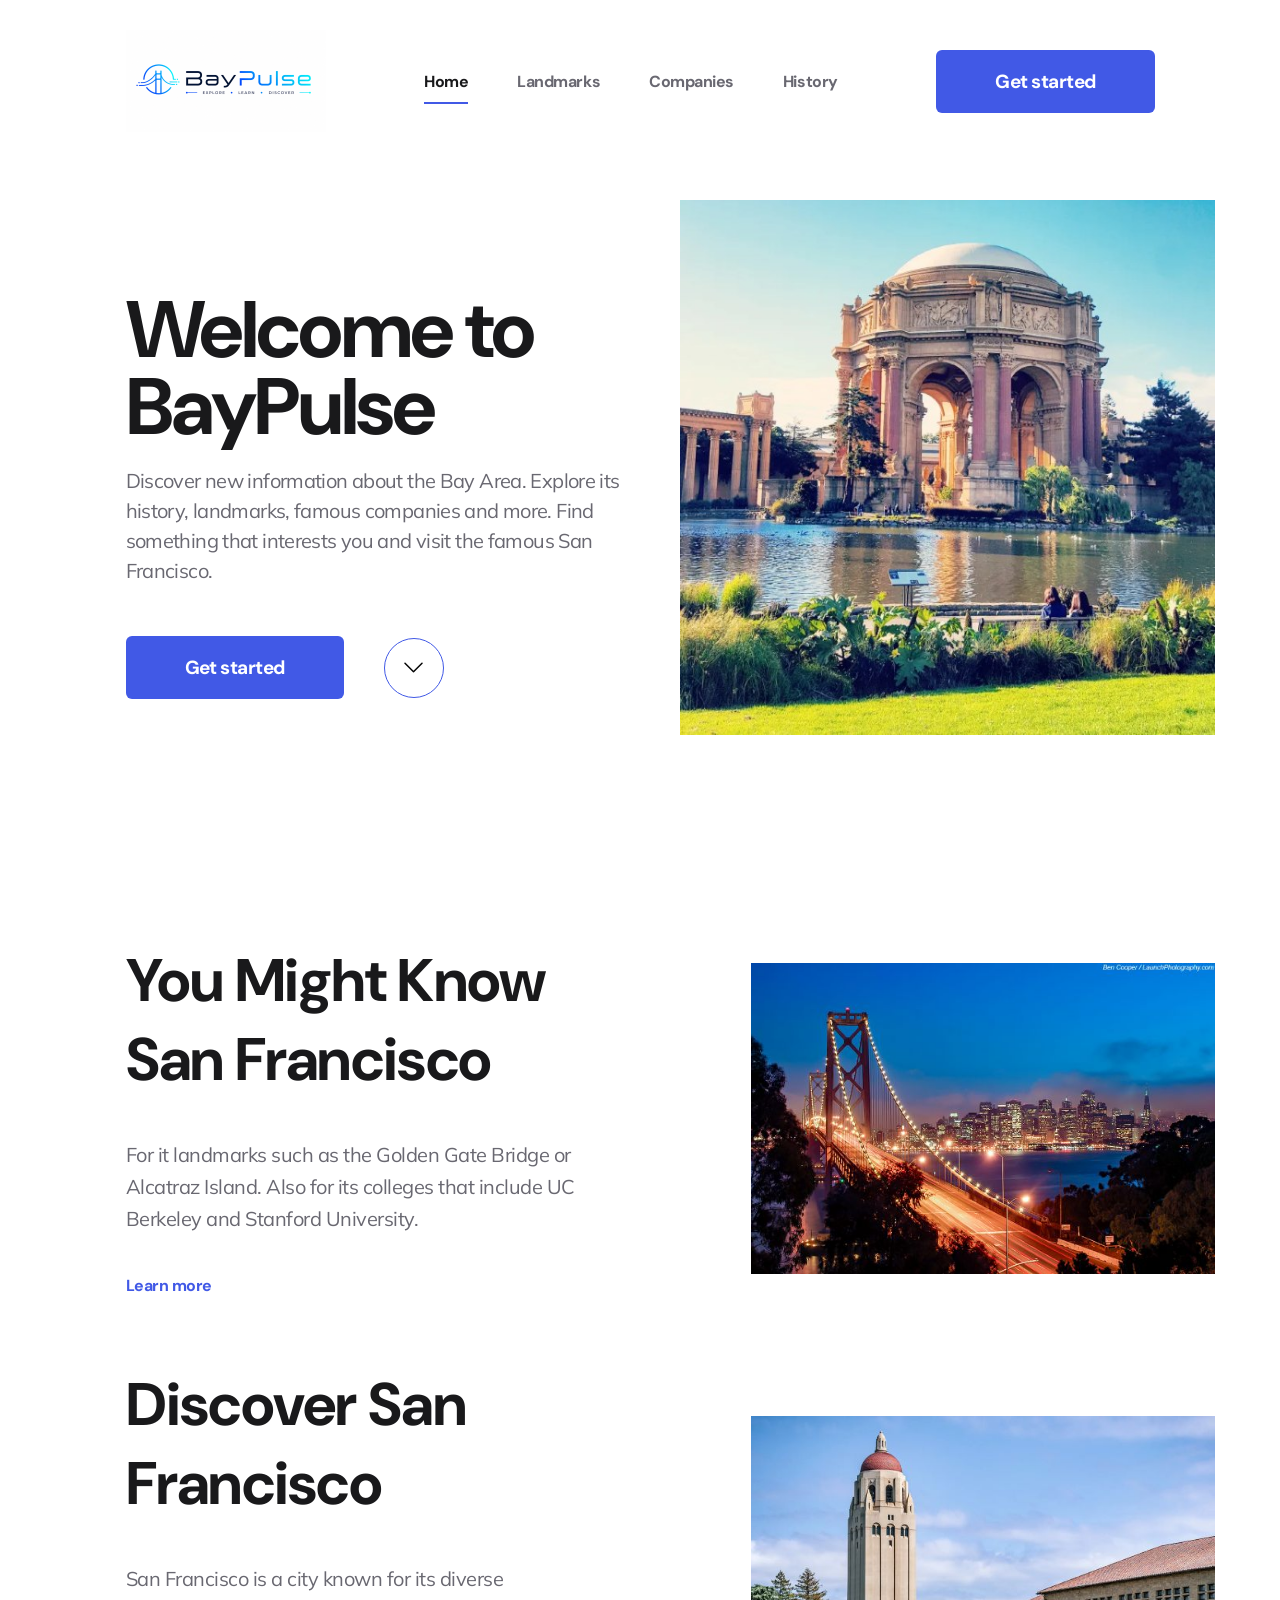
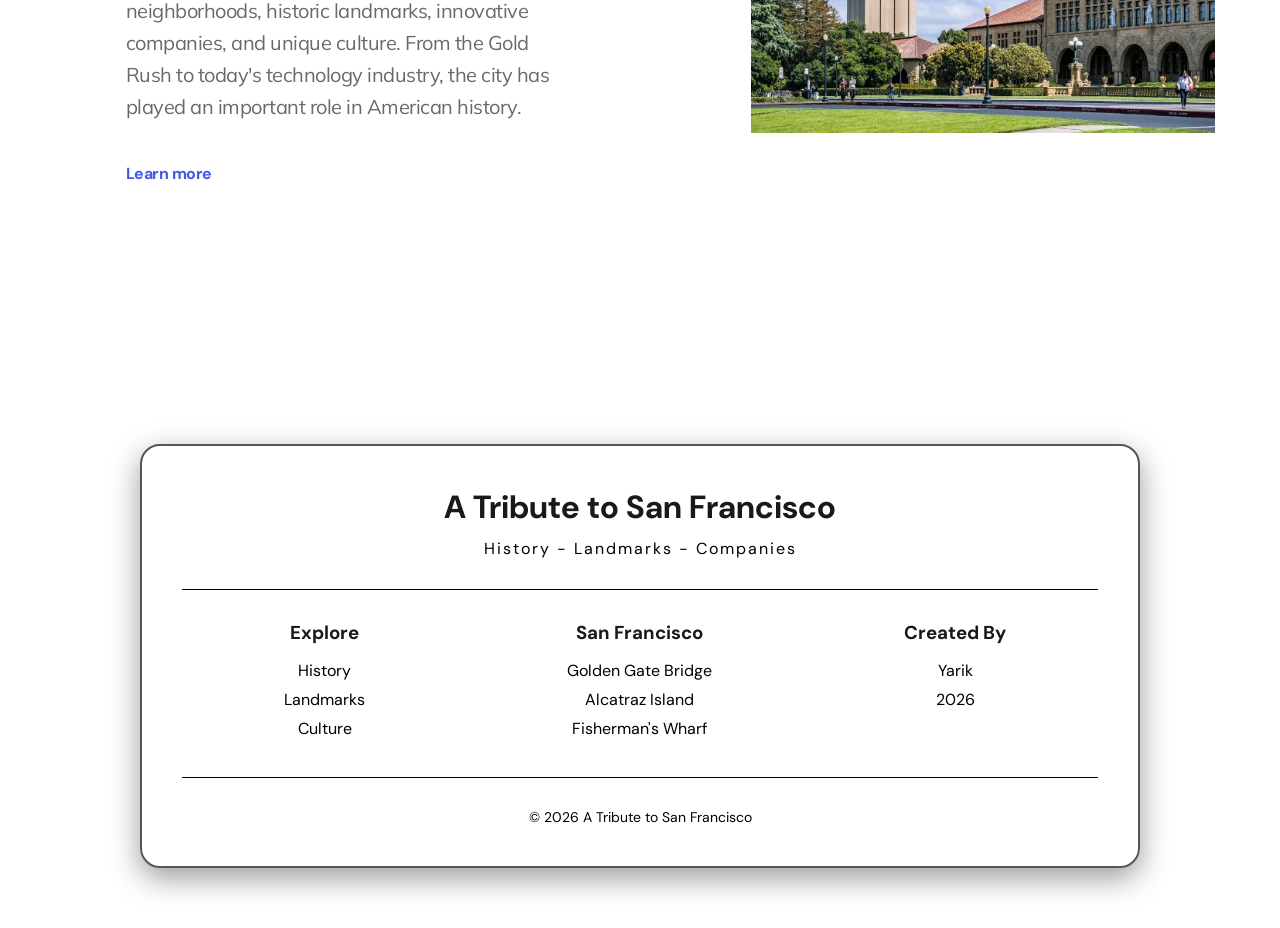
<file: index.html>
<!DOCTYPE html>
<html lang="en">

<head>
    <meta charset="UTF-8">
    <meta name="viewport" content="width=device-width, initial-scale=1.0">
    <title>BayPulse | Guide</title>
    
    <link rel="stylesheet" href="./global.css">
    <link rel="shortcut icon" href="./image/favicon.png" type="image/x-icon">
    <link rel="preconnect" href="https://fonts.googleapis.com">
    <link rel="preconnect" href="https://fonts.gstatic.com" crossorigin>
    <link href="https://fonts.googleapis.com/css2?family=DM+Sans:ital,opsz,wght@0,9..40,100..1000;1,9..40,100..1000&display=swap" rel="stylesheet">

    <link rel="preconnect" href="https://fonts.googleapis.com">
    <link rel="preconnect" href="https://fonts.gstatic.com" crossorigin>
    <link href="https://fonts.googleapis.com/css2?family=Mulish:wght@400;700&display=swap" rel="stylesheet">
</head>

<body>
    <header class="header">
        <div class="header__container">
            <nav class="header__nav">
                <img src="image/logo1.png" alt="Logo">
                <ul class="header__list">
                    <li class="header__list-item">
                        <a class="header__list-link active" href="./">Home</a>
                    </li>
                    <li class="header__list-item">
                        <a class="header__list-link" href="./landmarks/">Landmarks</a>
                    </li>
                    <li class="header__list-item">
                        <a class="header__list-link" href="./companies/">Companies</a>
                    </li>
                    <li class="header__list-item">
                        <a class="header__list-link" href="./history/">History</a>
                    </li>
                </ul>
                <a class="header__btn" href="#">Get started</a>
            </nav>
        </div>
    </header>
    <main>
        <section class="hero">
            <div class="hero__container">
                <div class="hero__content">
                    <div class="hero__text">
                        <h1 class="hero__title">
                            Welcome to BayPulse
                        </h1>
                        <p class="hero__desc">
                            Discover new information about the Bay Area. Explore its history, landmarks, famous companies and more. Find something that interests you and visit the famous San Francisco.
                        </p>
                    </div>
                    <div class="hero__btns">
                        <a class="hero__btn " href="#">Get started</a>
                        <a class="hero__scroll" href="#overview">
                            <img src="image/arrow1.png" alt="Arrow" class="hero__scroll-img">
                        </a>
                    </div>
                </div>
                <img src="image/San-Francisco1.jpg" alt="Hero" class="hero__img">
            </div>
        </section>
        <section class="features" id="overview">
            <div class="features__container">
                <div class="feature">
                    <img class="feature__image" src="image/San-Francisco2.jpg" alt="Feature">
                    <div class="feature__content">
                        <h3 class="feature__title">
                            You Might Know San Francisco
                        </h3>
                        <p class="feature__desc">
                            For it landmarks such as the Golden Gate Bridge or Alcatraz Island. Also for its colleges that include UC Berkeley and Stanford University. 
                        </p>
                        <a class="feature__link" href="#">Learn more</a>
                    </div>
                </div>
                <div class="feature">
                    <img class="feature__image" src="image/Stanford.jpg" alt="Feature">
                    <div class="feature__content">
                        <h3 class="feature__title">
                            Discover San Francisco
                        </h3>
                        <p class="feature__desc">
                            San Francisco is a city known for its diverse neighborhoods, historic landmarks, innovative companies, and unique culture. From the Gold Rush to today's technology industry, the city has played an important role in American history.
                        </p>
                        <a class="feature__link" href="#">Learn more</a>
                    </div>
                </div>
            </div>
        </section>
    </main>

<footer class="tribute-footer">

    <div class="footer-box">

        <h2>A Tribute to San Francisco</h2>

        <p class="footer-subtitle">
            History - Landmarks - Companies 
        </p>

        <div class="footer-line"></div>

        <div class="footer-info">

            <div>
                <h3>Explore</h3>
                <p>History</p>
                <p>Landmarks</p>
                <p>Culture</p>
            </div>

            <div>
                <h3>San Francisco</h3>
                <p>Golden Gate Bridge</p>
                <p>Alcatraz Island</p>
                <p>Fisherman's Wharf</p>
            </div>

            <div>
                <h3>Created By</h3>
                <p>Yarik</p>
                <p>2026</p>
            </div>

        </div>

        <div class="footer-line"></div>

        <p class="copyright">
            © 2026 A Tribute to San Francisco
        </p>

    </div>

</footer>

</body>
    
</html>
</file>
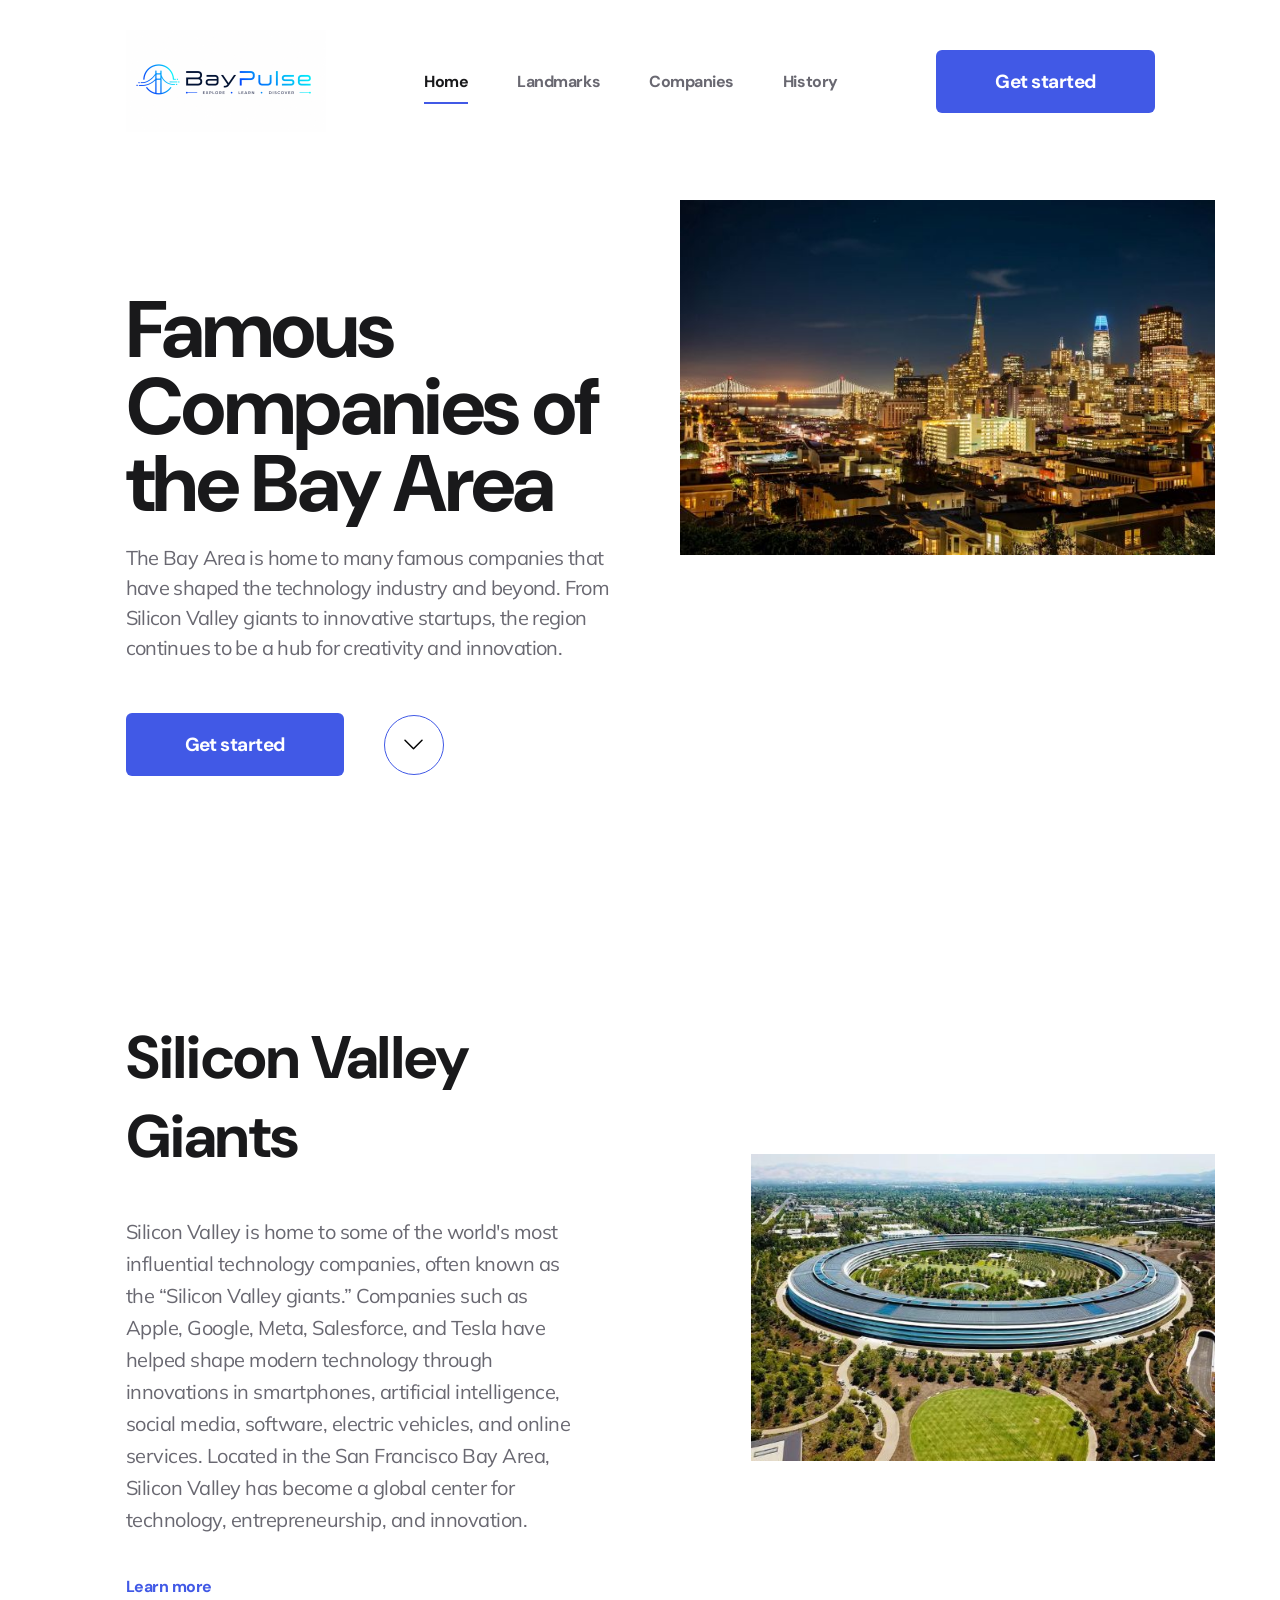
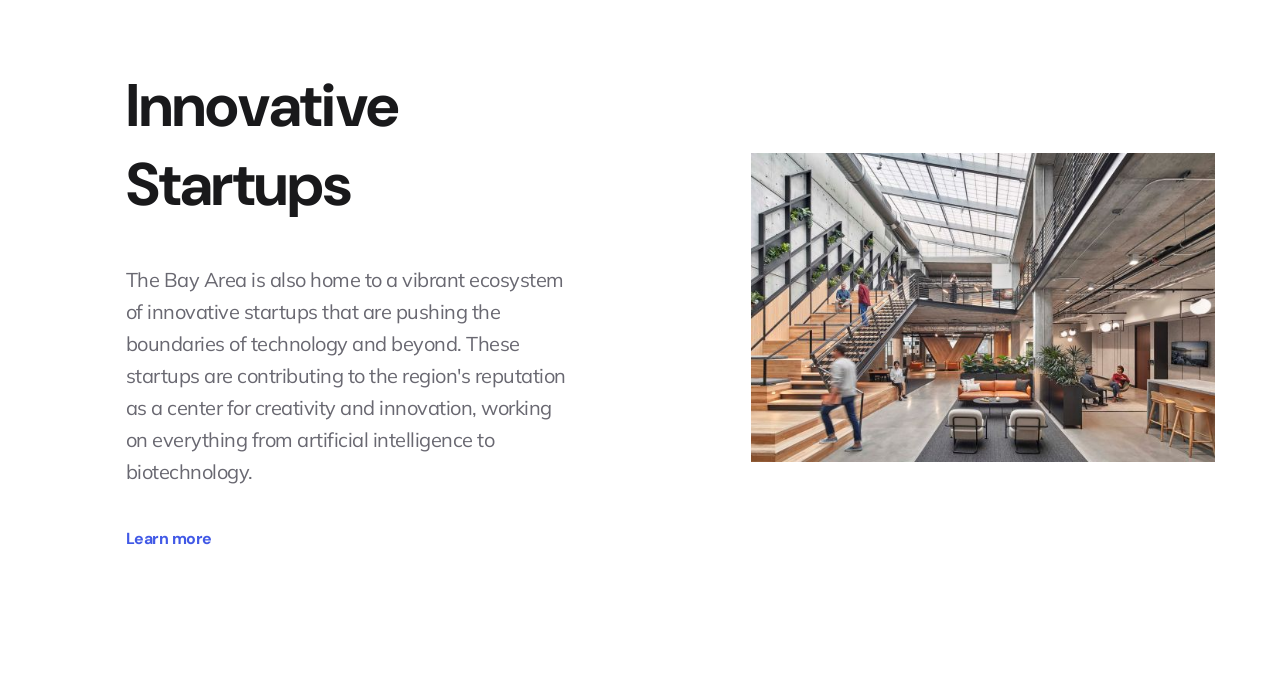
<file: companies/index.html>
<!DOCTYPE html>
<html lang="en">

<head>
    <meta charset="UTF-8">
    <meta name="viewport" content="width=device-width, initial-scale=1.0">
    <title>BayPulse | Guide</title>
    
    <link rel="stylesheet" href="../global.css">
    <link rel="shortcut icon" href="../image/favicon.png" type="image/x-icon">
    <link rel="preconnect" href="https://fonts.googleapis.com">
    <link rel="preconnect" href="https://fonts.gstatic.com" crossorigin>
    <link href="https://fonts.googleapis.com/css2?family=DM+Sans:ital,opsz,wght@0,9..40,100..1000;1,9..40,100..1000&display=swap" rel="stylesheet">

    <link rel="preconnect" href="https://fonts.googleapis.com">
    <link rel="preconnect" href="https://fonts.gstatic.com" crossorigin>
    <link href="https://fonts.googleapis.com/css2?family=Mulish:wght@400;700&display=swap" rel="stylesheet">
</head>

<body>
    <header class="header">
        <div class="header__container">
            <nav class="header__nav">
                <img src="../image/logo1.png" alt="Logo">
                <ul class="header__list">
                    <li class="header__list-item">
                        <a class="header__list-link active" href="../">Home</a>
                    </li>
                    <li class="header__list-item">
                        <a class="header__list-link" href="../landmarks/">Landmarks</a>
                    </li>
                    <li class="header__list-item">
                        <a class="header__list-link" href="./">Companies</a>
                    </li>
                    <li class="header__list-item">
                        <a class="header__list-link" href="../history/">History</a>
                    </li>
                </ul>
                <a class="header__btn" href="#">Get started</a>
            </nav>
        </div>
    </header>
    <main>
        <section class="hero">
            <div class="hero__container">
                <div class="hero__content">
                    <div class="hero__text">
                        <h1 class="hero__title">
                            Famous Companies of the Bay Area
                        </h1>
                        <p class="hero__desc">
                            The Bay Area is home to many famous companies that have shaped the technology industry and beyond. From Silicon Valley giants to innovative startups, the region continues to be a hub for creativity and innovation.
                        </p>
                    </div>
                    <div class="hero__btns">
                        <a class="hero__btn " href="#">Get started</a>
                        <a class="hero__scroll" href="#overview">
                            <img src="../image/arrow1.png" alt="Arrow" class="hero__scroll-img">
                        </a>
                    </div>
                </div>
                <img src="../image/companies.jpg" alt="Hero" class="hero__img">
            </div>
        </section>
        <section class="features" id="overview">
            <div class="features__container">
                <div class="feature">
                    <img class="feature__image" src="../image/apple-hq.jpg" alt="Feature">
                    <div class="feature__content">
                        <h3 class="feature__title">
                            Silicon Valley Giants
                        </h3>
                        <p class="feature__desc">
                            Silicon Valley is home to some of the world's most influential technology companies, often known as the “Silicon Valley giants.” Companies such as Apple, Google, Meta, Salesforce, and Tesla have helped shape modern technology through innovations in smartphones, artificial intelligence, social media, software, electric vehicles, and online services. Located in the San Francisco Bay Area, Silicon Valley has become a global center for technology, entrepreneurship, and innovation.                        </p>
                        <a class="feature__link" href="#">Learn more</a>
                    </div>
                </div>
                <div class="feature">
                    <img class="feature__image" src="../image/start-ups.jpg" alt="Feature">
                    <div class="feature__content">
                        <h3 class="feature__title">
                            Innovative Startups
                        </h3>
                        <p class="feature__desc">
                            The Bay Area is also home to a vibrant ecosystem of innovative startups that are pushing the boundaries of technology and beyond. These startups are contributing to the region's reputation as a center for creativity and innovation, working on everything from artificial intelligence to biotechnology.
                        </p>
                        <a class="feature__link" href="#">Learn more</a>
                    </div>
                </div>
            </div>
        </section>
    </main>
</body>
    
</html>
</file>
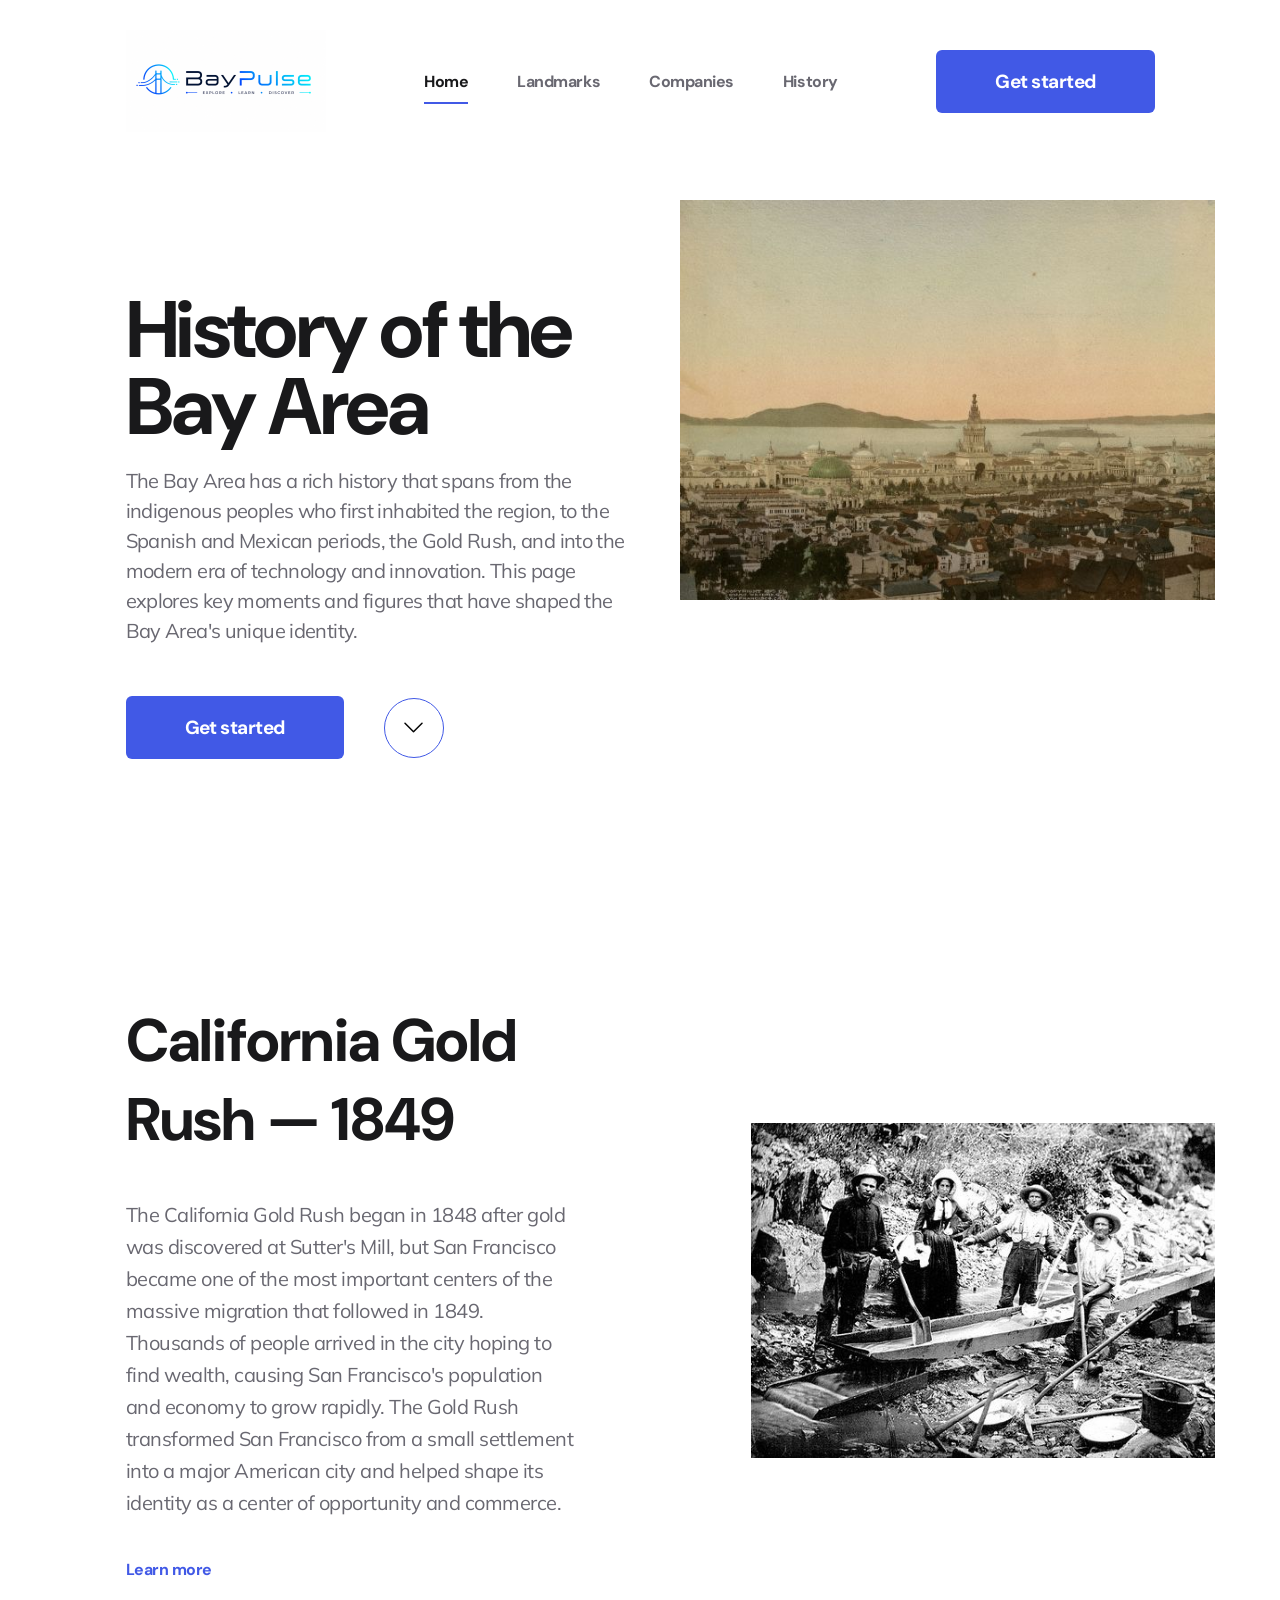
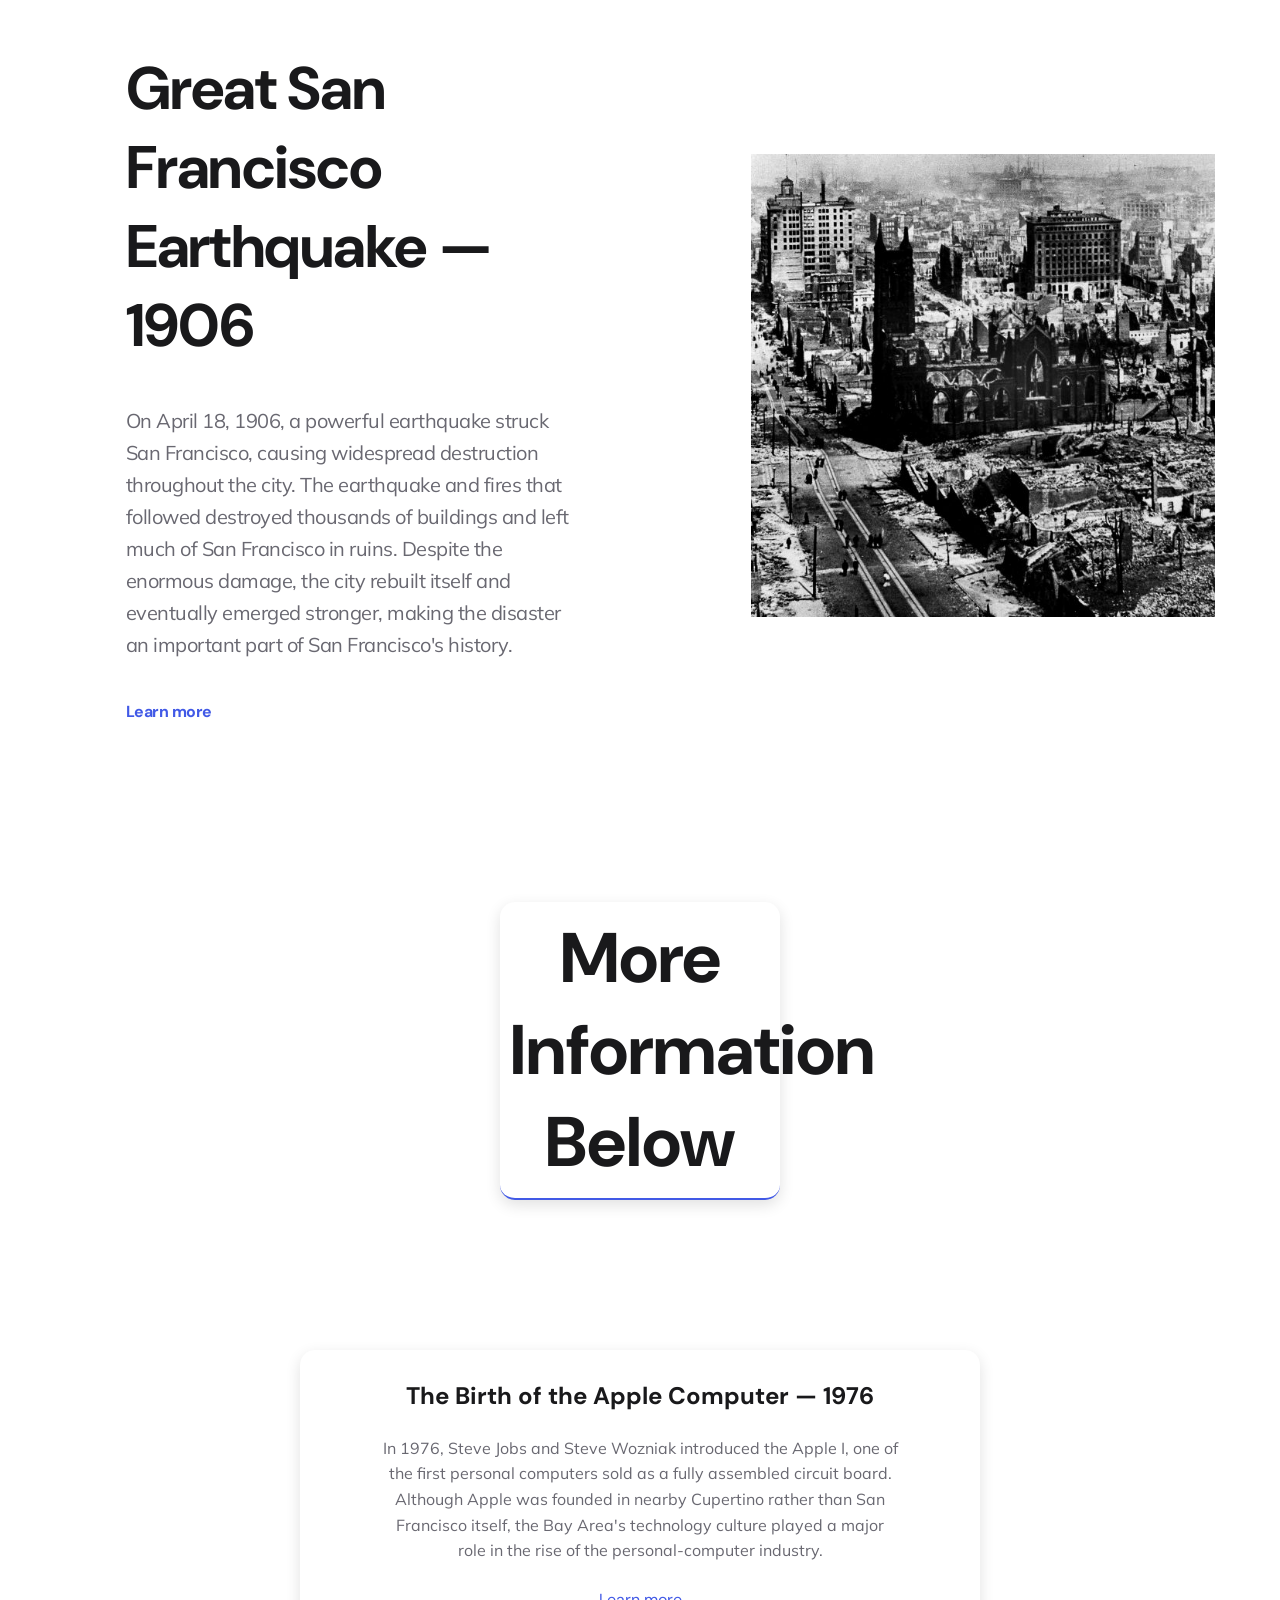
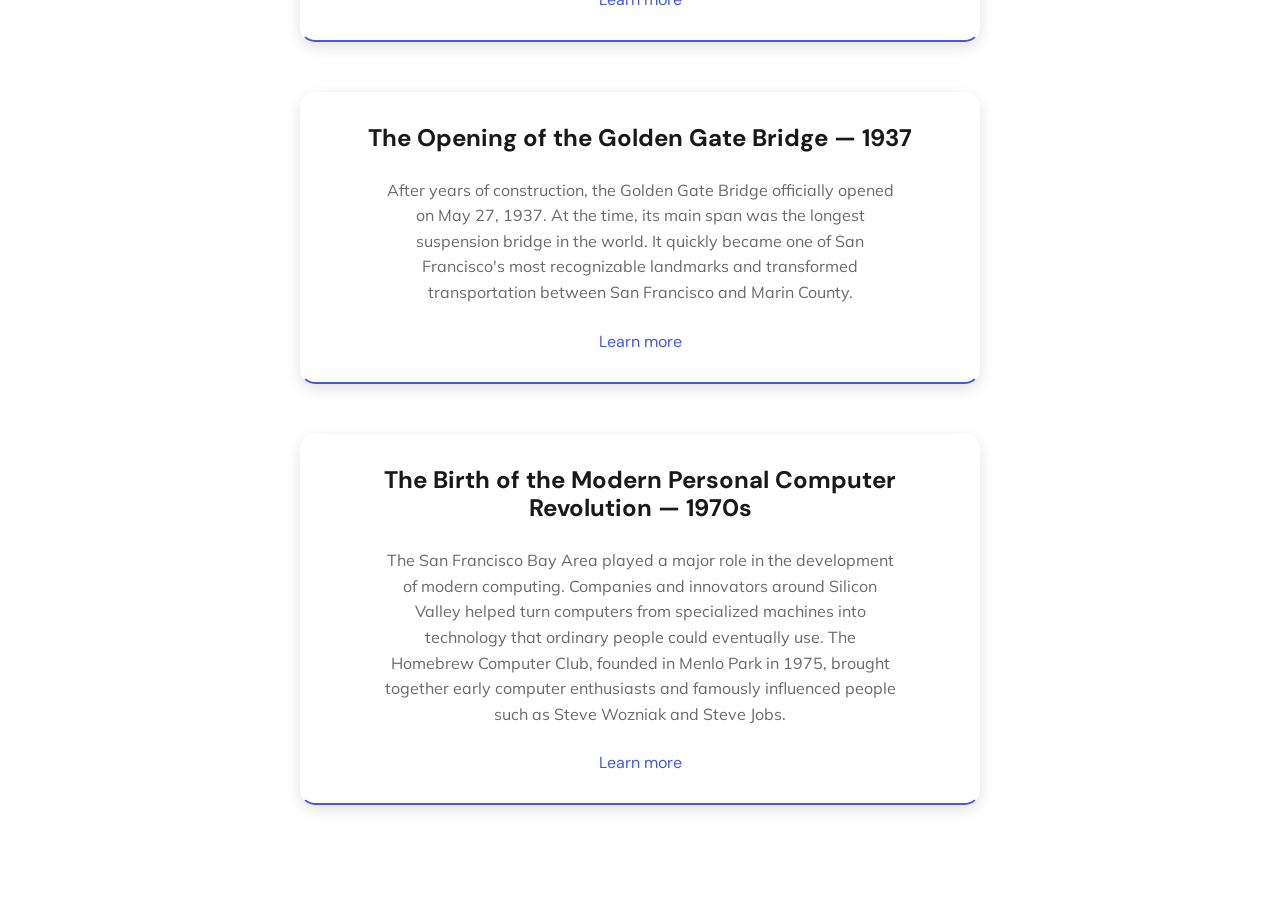
<file: history/index.html>
<!DOCTYPE html>
<html lang="en">

<head>
    <meta charset="UTF-8">
    <meta name="viewport" content="width=device-width, initial-scale=1.0">
    <title>BayPulse | Guide</title>
    
    <link rel="stylesheet" href="../global.css">
    <link rel="shortcut icon" href="../image/favicon.png" type="image/x-icon">
    <link rel="preconnect" href="https://fonts.googleapis.com">
    <link rel="preconnect" href="https://fonts.gstatic.com" crossorigin>
    <link href="https://fonts.googleapis.com/css2?family=DM+Sans:ital,opsz,wght@0,9..40,100..1000;1,9..40,100..1000&display=swap" rel="stylesheet">

    <link rel="preconnect" href="https://fonts.googleapis.com">
    <link rel="preconnect" href="https://fonts.gstatic.com" crossorigin>
    <link href="https://fonts.googleapis.com/css2?family=Mulish:wght@400;700&display=swap" rel="stylesheet">
</head>

<body>
    <header class="header">
        <div class="header__container">
            <nav class="header__nav">
                <img src="../image/logo1.png" alt="Logo">
                <ul class="header__list">
                    <li class="header__list-item">
                        <a class="header__list-link active" href="../">Home</a>
                    </li>
                    <li class="header__list-item">
                        <a class="header__list-link" href="../landmarks/">Landmarks</a>
                    </li>
                    <li class="header__list-item">
                        <a class="header__list-link" href="../companies/">Companies</a>
                    </li>
                    <li class="header__list-item">
                        <a class="header__list-link" href="./">History</a>
                    </li>
                </ul>
                <a class="header__btn" href="#">Get started</a>
            </nav>
        </div>
    </header>
    <main>
        <section class="hero">
            <div class="hero__container">
                <div class="hero__content">
                    <div class="hero__text">
                        <h1 class="hero__title">
                            History of the Bay Area
                        </h1>
                        <p class="hero__desc">
                            The Bay Area has a rich history that spans from the indigenous peoples who first inhabited the region, to the Spanish and Mexican periods, the Gold Rush, and into the modern era of technology and innovation. This page explores key moments and figures that have shaped the Bay Area's unique identity.
                        </p>
                    </div>
                    <div class="hero__btns">
                        <a class="hero__btn " href="#">Get started</a>
                        <a class="hero__scroll" href="#overview">
                            <img src="../image/arrow1.png" alt="Arrow" class="hero__scroll-img">
                        </a>
                    </div>
                </div>
                <img src="../image/history.jpg" alt="Hero" class="hero__img">
            </div>
        </section>
        <section class="features" id="overview">
            <div class="features__container">
                <div class="feature">
                    <img class="feature__image" src="../image/gold-rush.jpg" alt="Feature">
                    <div class="feature__content">
                        <h3 class="feature__title">
                            California Gold Rush — 1849
                        </h3>
                        <p class="feature__desc">
                           The California Gold Rush began in 1848 after gold was discovered at Sutter's Mill, but San Francisco became one of the most important centers of the massive migration that followed in 1849. Thousands of people arrived in the city hoping to find wealth, causing San Francisco's population and economy to grow rapidly. The Gold Rush transformed San Francisco from a small settlement into a major American city and helped shape its identity as a center of opportunity and commerce.
                        </p>
                        <a class="feature__link" href="#">Learn more</a>
                    </div>
                </div>
                <div class="feature">
                    <img class="feature__image" src="../image/earth.jpg" alt="Feature">
                    <div class="feature__content">
                        <h3 class="feature__title">
                            Great San Francisco Earthquake — 1906
                        </h3>
                        <p class="feature__desc">
                            On April 18, 1906, a powerful earthquake struck San Francisco, causing widespread destruction throughout the city. The earthquake and fires that followed destroyed thousands of buildings and left much of San Francisco in ruins. Despite the enormous damage, the city rebuilt itself and eventually emerged stronger, making the disaster an important part of San Francisco's history.
                        </p>
                        <a class="feature__link" href="#">Learn more</a>
                    </div>
                </div>
            </div>
        </section>
        <section class="more-info">
            <h3 class="more-info__title">
                More Information Below
            </h3>
        </section>
        <section class="articles"> 
            <article class="article">
                <div class="article__container">
                    <div class="article__content">
                        <h2 class="article__title">
                            The Birth of the Apple Computer — 1976
                        </h2>
                        <p class="article__desc">
                        In 1976, Steve Jobs and Steve Wozniak introduced the Apple I, one of the first personal computers sold as a fully assembled circuit board. Although Apple was founded in nearby Cupertino rather than San Francisco itself, the Bay Area's technology culture played a major role in the rise of the personal-computer industry.
                        </p>
                        <a class="article__link" href="#">Learn more</a>
                    </div>
                </div>
            </article>
            <article class="article">
                <div class="article__container">
                    <div class="article__content">
                        <h2 class="article__title">
                            The Opening of the Golden Gate Bridge — 1937
                        </h2>
                        <p class="article__desc">
                            After years of construction, the Golden Gate Bridge officially opened on May 27, 1937. At the time, its main span was the longest suspension bridge in the world. It quickly became one of San Francisco's most recognizable landmarks and transformed transportation between San Francisco and Marin County.
                        </p>
                        <a class="article__link" href="#">Learn more</a>
                    </div>
                </div>
            </article>
            <article class="article">
                <div class="article__container">
                    <div class="article__content">
                        <h2 class="article__title">
                            The Birth of the Modern Personal Computer Revolution — 1970s
                        </h2>
                        <p class="article__desc">
                            The San Francisco Bay Area played a major role in the development of modern computing. Companies and innovators around Silicon Valley helped turn computers from specialized machines into technology that ordinary people could eventually use. The Homebrew Computer Club, founded in Menlo Park in 1975, brought together early computer enthusiasts and famously influenced people such as Steve Wozniak and Steve Jobs.
                        </p>
                        <a class="article__link" href="#">Learn more</a>
                    </div>
                </div>
            </article>
        </section>    
    </main>
</body>
    
</html>
</file>
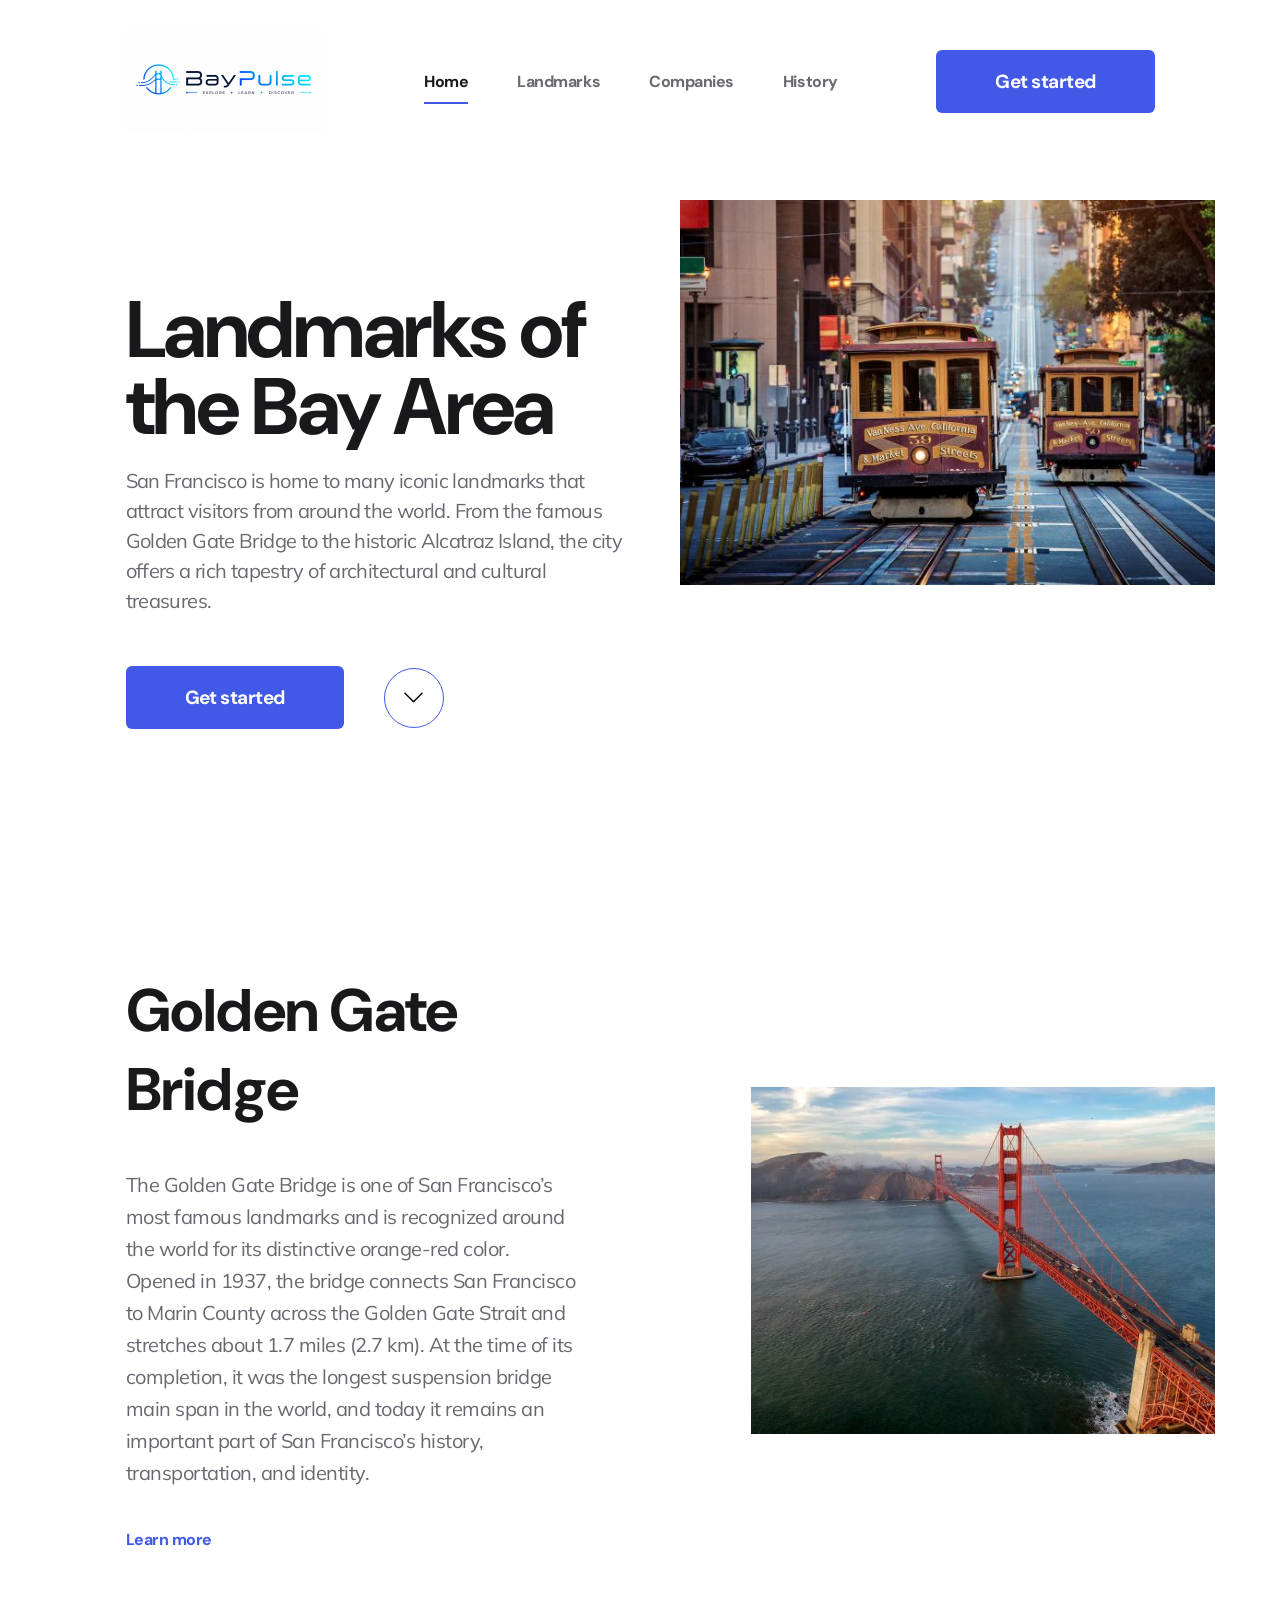
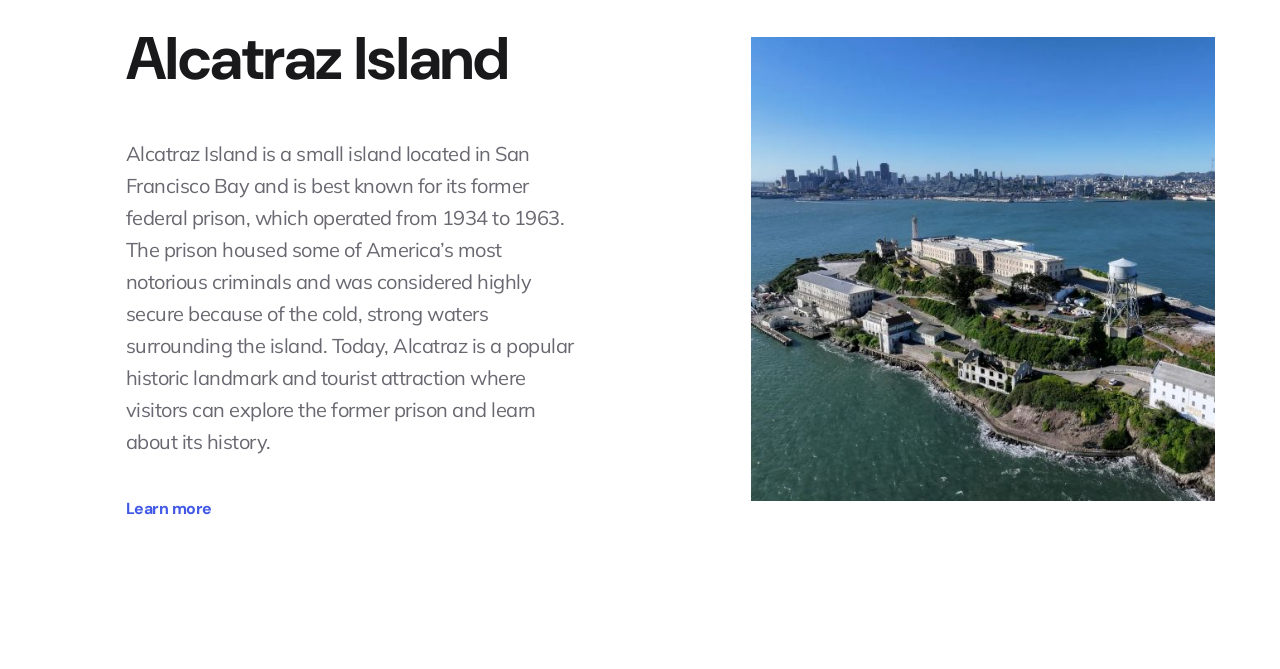
<file: landmarks/index.html>
<!DOCTYPE html>
<html lang="en">

<head>
    <meta charset="UTF-8">
    <meta name="viewport" content="width=device-width, initial-scale=1.0">
    <title>BayPulse | Guide</title>
    
    <link rel="stylesheet" href="../global.css">
    <link rel="shortcut icon" href="../image/favicon.png" type="image/x-icon">
    <link rel="preconnect" href="https://fonts.googleapis.com">
    <link rel="preconnect" href="https://fonts.gstatic.com" crossorigin>
    <link href="https://fonts.googleapis.com/css2?family=DM+Sans:ital,opsz,wght@0,9..40,100..1000;1,9..40,100..1000&display=swap" rel="stylesheet">

    <link rel="preconnect" href="https://fonts.googleapis.com">
    <link rel="preconnect" href="https://fonts.gstatic.com" crossorigin>
    <link href="https://fonts.googleapis.com/css2?family=Mulish:wght@400;700&display=swap" rel="stylesheet">
</head>

<body>
    <header class="header">
        <div class="header__container">
            <nav class="header__nav">
                <img src="../image/logo1.png" alt="Logo">
                <ul class="header__list">
                    <li class="header__list-item">
                        <a class="header__list-link active" href="../">Home</a>
                    </li>
                    <li class="header__list-item">
                        <a class="header__list-link land" href="./">Landmarks</a>
                    </li>
                    <li class="header__list-item">
                        <a class="header__list-link comp" href="../companies/">Companies</a>
                    </li>
                    <li class="header__list-item">
                        <a class="header__list-link his" href="../history/">History</a>
                    </li>
                </ul>
                <a class="header__btn" href="#">Get started</a>
            </nav>
        </div>
    </header>
    <main>
        <section class="hero">
            <div class="hero__container">
                <div class="hero__content">
                    <div class="hero__text">
                        <h1 class="hero__title">
                            Landmarks of the Bay Area
                        </h1>
                        <p class="hero__desc">
                            San Francisco is home to many iconic landmarks that attract visitors from around the world. From the famous Golden Gate Bridge to the historic Alcatraz Island, the city offers a rich tapestry of architectural and cultural treasures.
                        </p>
                    </div>
                    <div class="hero__btns">
                        <a class="hero__btn " href="#">Get started</a>
                        <a class="hero__scroll" href="#overview">
                            <img src="../image/arrow1.png" alt="Arrow" class="hero__scroll-img">
                        </a>
                    </div>
                </div>
                <img src="../image/landmarks.jpg" alt="Hero" class="hero__img">
            </div>
        </section>
        <section class="features" id="overview">
            <div class="features__container">
                <div class="feature">
                    <img class="feature__image" src="../image/Landmark-Golden.jpg" alt="Feature">
                    <div class="feature__content">
                        <h3 class="feature__title">
                            Golden Gate Bridge 
                        </h3>
                        <p class="feature__desc">
                            The Golden Gate Bridge is one of San Francisco’s most famous landmarks and is recognized around the world for its distinctive orange-red color. Opened in 1937, the bridge connects San Francisco to Marin County across the Golden Gate Strait and stretches about 1.7 miles (2.7 km). At the time of its completion, it was the longest suspension bridge main span in the world, and today it remains an important part of San Francisco’s history, transportation, and identity.                        </p>
                        <a class="feature__link" href="#">Learn more</a>
                    </div>
                </div>
                <div class="feature">
                    <img class="feature__image" src="../image/alcatraz.jpg" alt="Feature">
                    <div class="feature__content">
                        <h3 class="feature__title">
                            Alcatraz Island
                        </h3>
                        <p class="feature__desc">
                            Alcatraz Island is a small island located in San Francisco Bay and is best known for its former federal prison, which operated from 1934 to 1963. The prison housed some of America’s most notorious criminals and was considered highly secure because of the cold, strong waters surrounding the island. Today, Alcatraz is a popular historic landmark and tourist attraction where visitors can explore the former prison and learn about its history.                        </p>
                        <a class="feature__link" href="#">Learn more</a>
                    </div>
                </div>
            </div>
        </section>
    </main>
</body>
    
</html>
</file>
<file: global.css>
/* root variables */

:root {
    --primary-color: #19191B;
    --secondary-color: #696871;
    --contrast-color: #4159e6;
    --triadic-color: #ffffff;
    --extra-color: #000000;
}


/* global styles */

* {
    margin: 0;
    padding: 0;
    box-sizing: border-box;
}

html {
    scroll-behavior: smooth;
}

body {
    font-family: "DM Sans", sans-serif;
}

ul {
    list-style: none;
}

a {
    text-decoration: none;
}


/* shared containers */

.header__container,
.hero__container,
.features__container {
    width: 100%;
    max-width: 66.8125rem;
    margin-inline: auto;
    padding-inline: 1.25rem;
}


/* header and navigation */

.header {
    position: fixed;
    top: 0;
    z-index: 999;
    width: 100%;
    padding: 0.9375rem 0;
    background: var(--triadic-color);
}

.header__nav {
    display: flex;
    flex-wrap: wrap;
    justify-content: center;
    align-items: center;
    gap: 1.25rem;
}

.header__list {
    display: flex;
    flex-wrap: wrap;
    justify-content: center;
    gap: 0.9375rem;
}

.header__list-link {
    color: var(--secondary-color);
    font-size: 0.8125rem;
    font-weight: 700;
    letter-spacing: -0.029rem;
    transition: color 0.3s ease;
}

.header__list-link.active {
    color: var(--primary-color);
    padding-bottom: 0.625rem;
    border-bottom: 2px solid var(--contrast-color);
}

.header__list-link:hover {
    color: var(--primary-color);
}

/* Shared button styles */

.header__btn,
.hero__btn {
    display: inline-block;
    padding: 0.75rem 1.375rem;
    border-radius: 0.375rem;
    background-color: var(--contrast-color);
    color: var(--triadic-color);
    font-size: 0.875rem;
    font-weight: 700;
    letter-spacing: -0.033rem;
    transition: opacity 0.3s ease, transform 0.3s ease;
}

.header__btn:hover,
.hero__btn:hover {
    opacity: 0.8;
    transform: translateY(-2px);
}


/* main content */

main {
    margin-top: 10rem;
}


/* hero section */

.hero {
    padding-top: 1.25rem;
}

.hero__container {
    position: relative;
    display: flex;
    flex-direction: column;
    align-items: center;
    text-align: center;
}

.hero__content {
    width: 100%;
    max-width: 31.25rem;
    padding-block: 1.875rem;
}

.hero__title {
    color: var(--primary-color);
    font-size: 2.625rem;
    font-weight: 700;
    letter-spacing: -0.0625rem;
    line-height: 1.1;
}

.hero__desc {
    margin-top: 1.25rem;
    color: var(--secondary-color);
    font-family: "Mulish", sans-serif;
    font-size: 1rem;
    letter-spacing: -0.039rem;
    line-height: 1.6;
}

.hero__btns {
    display: flex;
    flex-wrap: wrap;
    justify-content: center;
    align-items: center;
    gap: 1.25rem;
    margin-top: 1.875rem;
}

.hero__scroll {
    display: flex;
    width: 3.75rem;
    height: 3.75rem;
    align-items: center;
    justify-content: center;
    border: 1px solid var(--contrast-color);
    border-radius: 50%;
    color: var(--contrast-color);
    transition: background-color 0.3s ease, transform 0.3s ease;
}

.hero__scroll:hover {
    transform: translateY(-3px);
}

.hero__img {
    position: static;
    width: 100%;
    max-width: 25rem;
    height: auto;
    margin-top: 1.875rem;
}


/* features section */

.features {
    padding-block: 3.75rem;
}

.features__container {
    position: relative;
    display: flex;
    flex-direction: column;
    gap: 3.75rem;
}

.feature {
    position: relative;
    display: flex;
    flex-direction: column;
    align-items: center;
    gap: 1.875rem;
    text-align: center;
}

.feature__content {
    display: flex;
    width: 100%;
    max-width: 28.125rem;
    flex-direction: column;
    gap: 1.25rem;
}

.feature__title {
    color: var(--primary-color);
    font-size: 2.25rem;
    font-weight: 700;
    letter-spacing: -0.045rem;
}

.feature__desc {
    color: var(--secondary-color);
    font-family: "Mulish", sans-serif;
    font-size: 1rem;
    line-height: 1.6;
    letter-spacing: -0.031rem;
}

.feature__image {
    position: static;
    width: 100%;
    max-width: 100%;
    height: auto;
}

.feature__link {
    color: var(--contrast-color);
    font-size: 1rem;
    font-weight: 700;
    letter-spacing: -0.031rem;
    transition: opacity 0.3s ease;
}

.feature__link:hover {
    text-decoration: underline;
    opacity: 0.8;
}


/* article grid cards */

.article-grid {
    display: grid;
    width: 100%;
    max-width: 75rem;
    grid-template-columns: repeat(auto-fit, minmax(min(100%, 18rem), 1fr));
    gap: 1.25rem;
    margin: 1.875rem auto;
    padding-inline: 0.9375rem;
}

.articles {
    display: block;
    margin: 1.875rem 0.9375rem;
    text-align: center;
}

.article {
    width: 100%;
    margin-block: 1.25rem;
}

.article__container {
    width: 100%;
    height: 100%;
}

.article__content {
    display: flex;
    height: 100%;
    flex-direction: column;
    padding: 1.375rem;
    border: 2px solid var(--triadic-color);
    border-bottom: 2px solid var(--contrast-color);
    border-radius: 0.9375rem;
    background-color: var(--triadic-color);
    box-shadow: 0 5px 15px rgba(0, 0, 0, 0.12);
    transition: transform 0.3s ease, box-shadow 0.3s ease;
}

.article__content:hover {
    transform: translateY(-5px);
    box-shadow: 0 10px 25px rgba(0, 0, 0, 0.18);
}

.article__title {
    margin-top: 0;
    margin-bottom: 1.25rem;
    color: var(--primary-color);
    font-family: "DM Sans", sans-serif;
    font-size: 1.3125rem;
    line-height: 1.2;
}

.article__desc {
    margin-bottom: 1.25rem;
    padding: 0;
    color: var(--secondary-color);
    font-family: "Mulish", sans-serif;
    font-size: 0.9375rem;
    line-height: 1.6;
}

.article__link {
    display: inline-block;
    margin-top: auto;
    color: var(--contrast-color);
    font-family: "DM Sans", sans-serif;
    text-decoration: none;
    transition: opacity 0.3s ease;
}

.article__link:hover {
    text-decoration: underline;
    opacity: 0.8;
}


/* more info */

.more-info {
    width: calc(100% - 2rem);
    margin: 1.875rem auto 3.125rem;
    padding: 0.9375rem;
    border-bottom: 2px solid var(--contrast-color);
    border-radius: 0.9375rem;
    background-color: var(--triadic-color);
    box-shadow: 0 5px 15px rgba(0, 0, 0, 0.12);
    color: var(--primary-color);
    font-family: "DM Sans", sans-serif;
    font-size: 2rem;
    text-align: center;
}


/* footer */

.tribute-footer {
    margin-top: 3.125rem;
    padding: 1.875rem 0.9375rem;
    background: #11111100;
}

.footer-box {
    width: 100%;
    max-width: 62.5rem;
    margin-inline: auto;
    padding: 1.5625rem 0.9375rem;
    border: 2px solid #555;
    border-radius: 1.25rem;
    background: #18181800;
    box-shadow: 0 10px 30px rgba(0, 0, 0, 0.4);
    text-align: center;
}

.footer-box h2 {
    margin-bottom: 0.625rem;
    color: var(--primary-color);
    font-size: 1.5625rem;
}

.footer-subtitle {
    color: var(--extra-color);
    letter-spacing: 0.125rem;
}

.footer-line {
    height: 1px;
    margin: 1.875rem 0;
    background: var(--extra-color);
}

.footer-info {
    display: grid;
    grid-template-columns: 1fr;
    gap: 1.5625rem;
}

.footer-info h3 {
    margin-bottom: 0.9375rem;
    color: var(--primary-color);
}

.footer-info p {
    margin: 0.5rem 0;
    color: var(--extra-color);
}

.copyright {
    color: var(--extra-color);
    font-size: 0.875rem;
}


/* link and button */

a:focus-visible,
button:focus-visible {
    outline: 3px solid var(--contrast-color);
    outline-offset: 4px;
    border-radius: 3px;
}


/* desktop layout */

@media (min-width: 1024px) {

    /* Header */

    .header {
        padding: 1.875rem 0;
    }

    .header__nav {
        flex-wrap: nowrap;
        justify-content: space-between;
        gap: 0;
    }

    .header__list {
        flex-wrap: nowrap;
        justify-content: flex-start;
        gap: 3.0625rem;
    }

    .header__list-link {
        font-size: 1rem;
    }

    .header__btn {
        padding: 1.1875rem 3.6875rem;
        font-size: 1.1875rem;
    }


    /* Main */

    main {
        margin-top: 8.75rem;
    }


    /* Hero */

    .hero {
        padding-top: 3.75rem;
    }

    .hero__container {
        display: block;
        text-align: left;
    }

    .hero__content {
        max-width: 31.25rem;
        padding-block: 5.75rem;
    }

    .hero__title {
        font-size: 5rem;
        letter-spacing: -0.15rem;
        line-height: 4.8125rem;
    }

    .hero__desc {
        font-size: 1.25rem;
        letter-spacing: -0.039rem;
        line-height: 1.875rem;
    }

    .hero__btns {
        justify-content: flex-start;
        gap: 2.5rem;
        margin-top: 3.125rem;
    }

    .hero__btn {
        padding: 1.1875rem 3.6875rem;
        font-size: 1.1875rem;
    }

    .hero__img {
        position: absolute;
        top: 0;
        right: -2.5rem;
        width: auto;
        max-width: 50%;
        margin-top: 0;
    }


    /* Features */

    .features {
        padding-block: 9.375rem;
    }

    .features__container {
        gap: 4.3125rem;
    }

    .feature {
        flex-direction: row;
        justify-content: space-between;
        text-align: left;
    }

    .feature__content {
        max-width: 28.125rem;
        gap: 2.5rem;
    }

    .feature__title {
        font-size: 3.75rem;
        letter-spacing: -0.045rem;
    }

    .feature__desc {
        font-size: 1.25rem;
        letter-spacing: -0.031rem;
    }

    .feature__image {
        position: absolute;
        right: -3.75rem;
        width: auto;
        max-width: 45%;
    }


    /* Article cards */

    .article-grid {
        grid-template-columns: repeat(3, 1fr);
        gap: 1.875rem;
        margin-block: 3.125rem;
        padding-inline: 1.25rem;
    }

    .articles {
        display: inline-block;
        margin: 3.125rem 18.75rem;
    }

    .article {
        margin-block: 3.125rem;
    }

    .article__content {
        padding: 1.875rem;
    }

    .article__title {
        font-size: 1.5rem;
    }

    .article__desc {
        padding: 0.3125rem 3.125rem;
        font-size: 1rem;
    }


    /* More info */

    .more-info {
        width: auto;
        max-width: 100%;
        margin: 1.875rem min(500px, calc((100vw - 15rem) / 2)) 3.125rem;
        padding: 0.625rem;
        font-size: 3.75rem;
    }


    /* Footer */

    .tribute-footer {
        padding: 3.75rem 1.25rem;
    }

    .footer-box {
        padding: 2.5rem;
    }

    .footer-box h2 {
        font-size: 2rem;
    }

    .footer-info {
        grid-template-columns: repeat(3, 1fr);
        gap: 1.875rem;
    }
}
</file>
